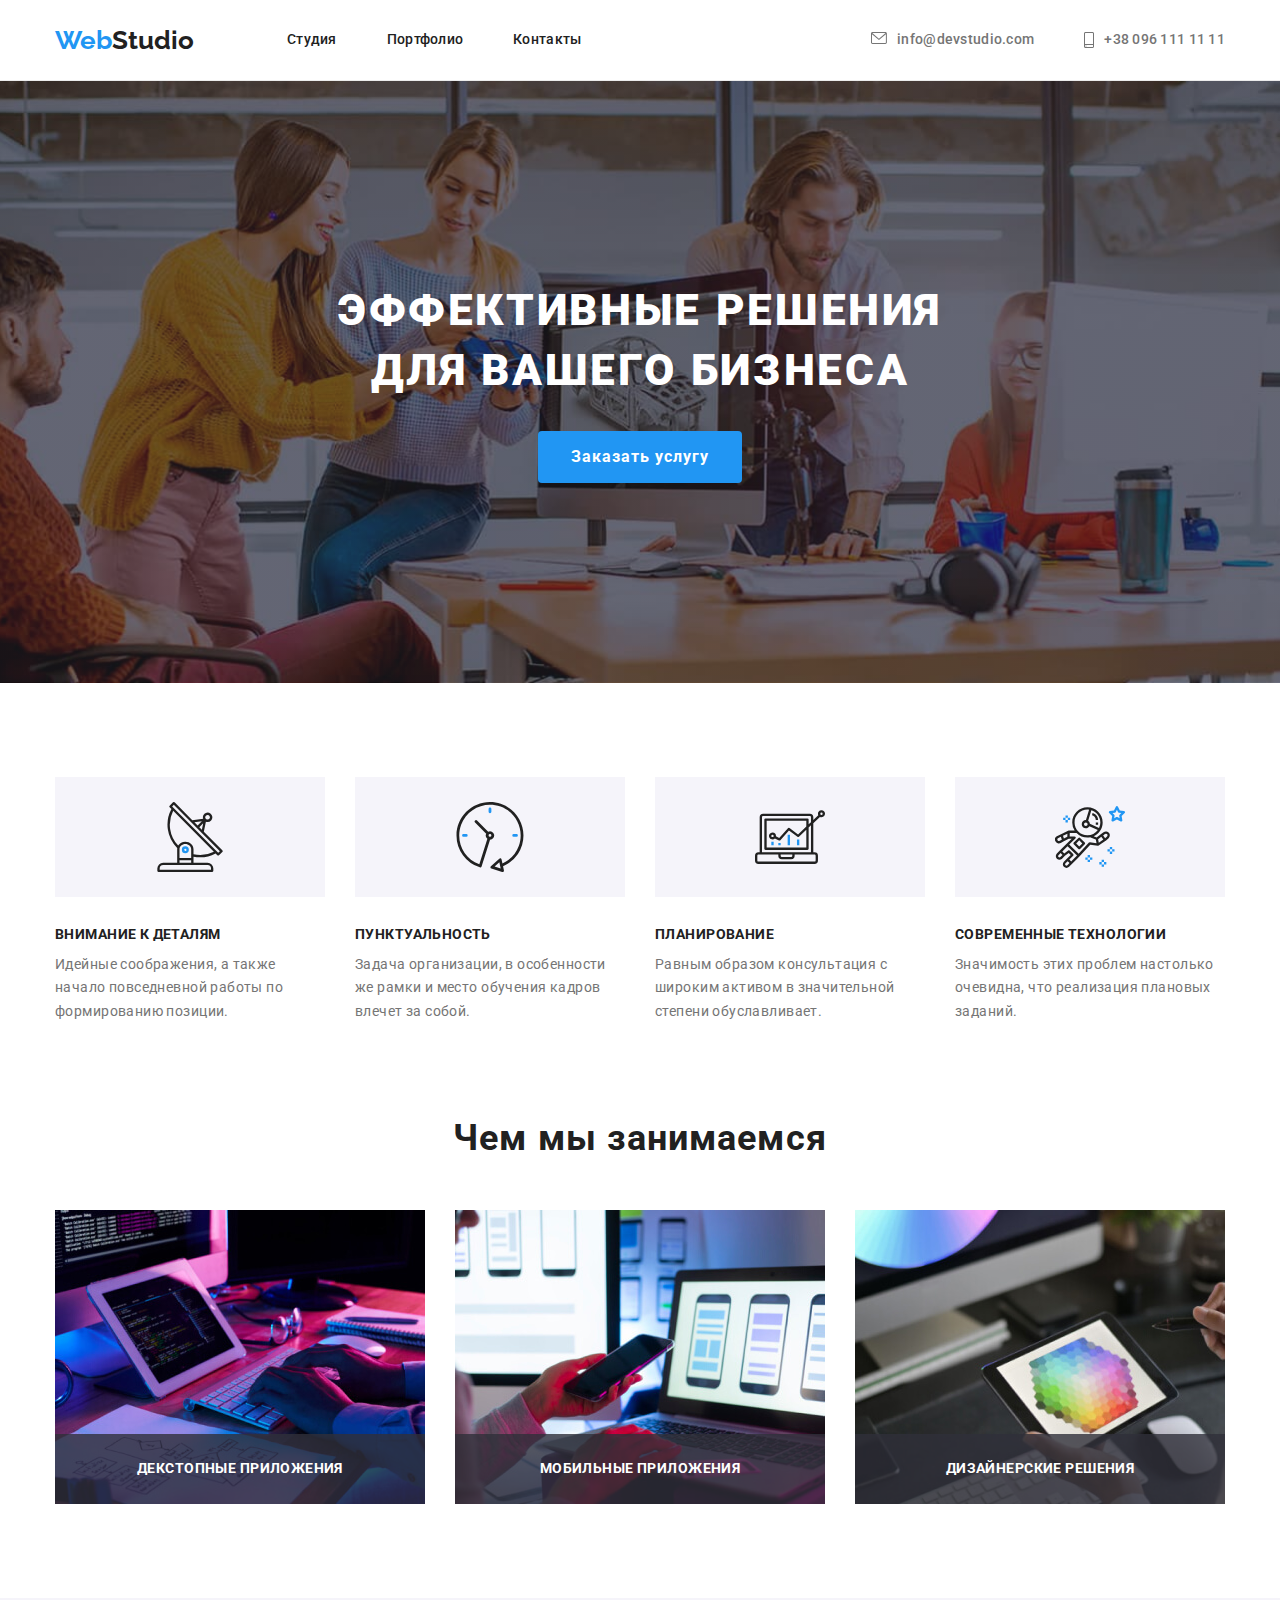
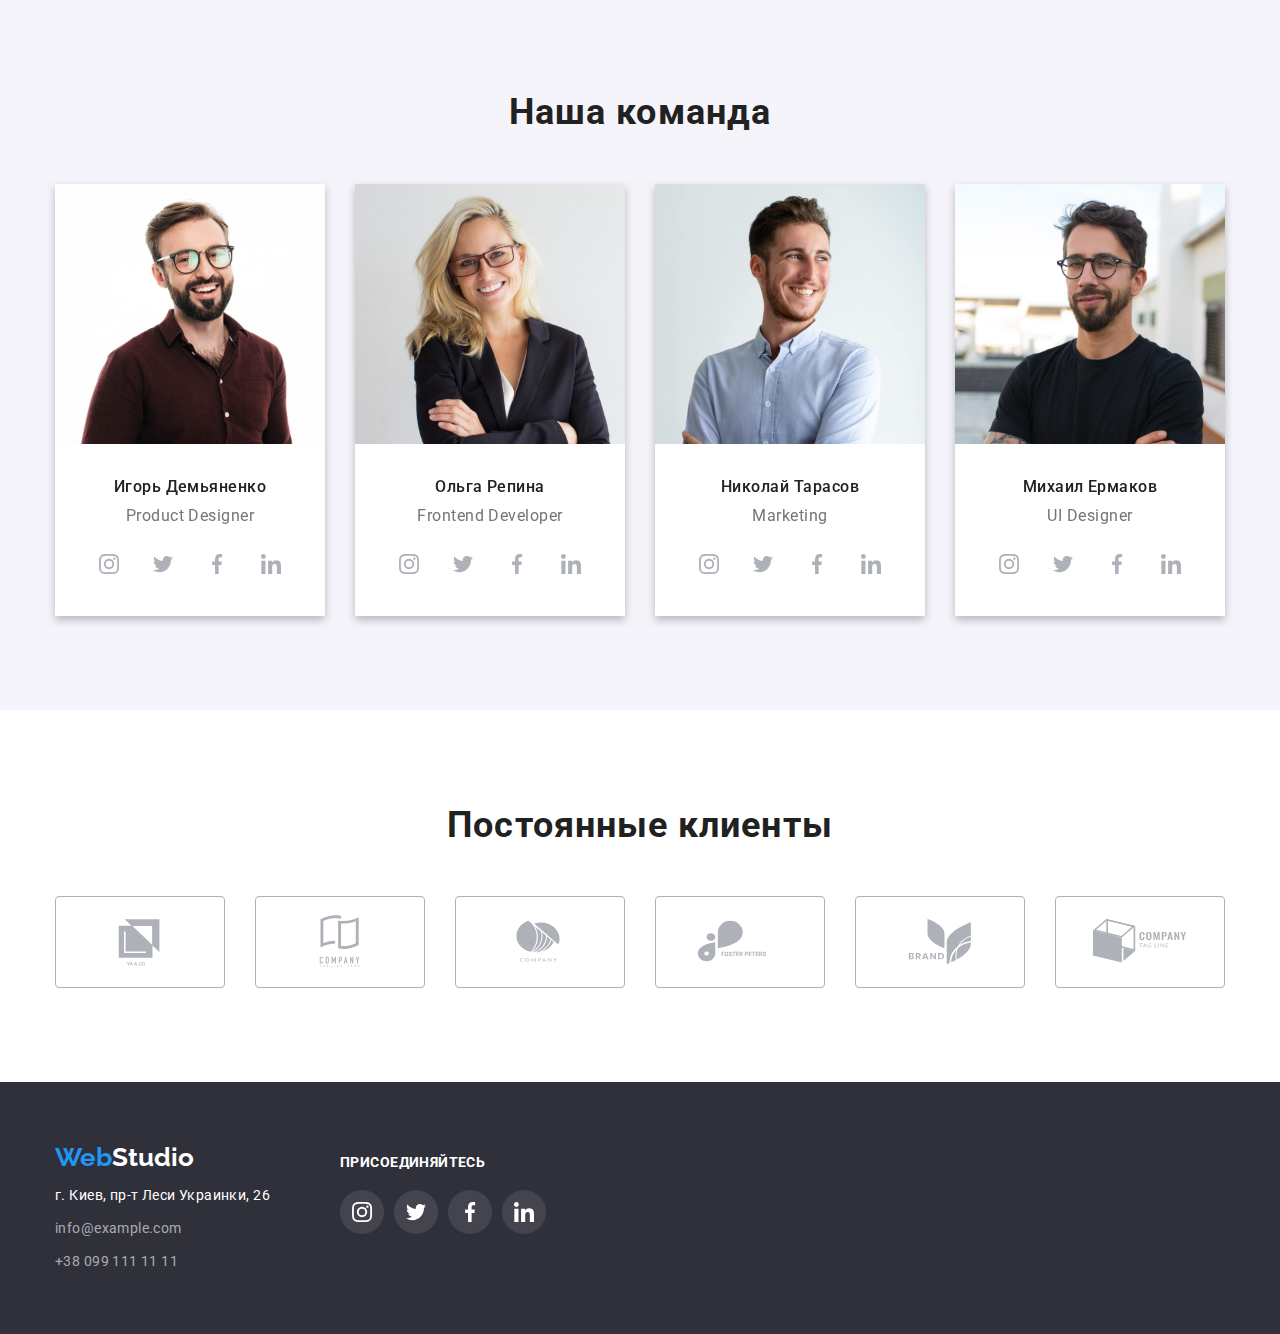
<file: index.html>
<!DOCTYPE html>
<html lang="ru">
<head>
    <meta charset="UTF-8">
    <meta http-equiv="X-UA-Compatible" content="IE=edge">
    <meta name="viewport" content="width=device-width, initial-scale=1.0">
    <title>studio</title>
    <link rel="preconnect" href="https://fonts.googleapis.com">
    <link rel="preconnect" href="https://fonts.gstatic.com" crossorigin>
    <link rel="stylesheet" href="https://cdnjs.cloudflare.com/ajax/libs/modern-normalize/1.0.0/modern-normalize.min.css" />
    <link href="https://fonts.googleapis.com/css2?family=Raleway:wght@700&family=Roboto:wght@400;500;700;900&display=swap"
        rel="stylesheet">
        
    <link rel="stylesheet" href="css/styles.css">
</head>
<body>
    <header class="header">
        <div class="container align-item">
            <div class="header-logo">
                Web<span class="header-logo-color">Studio</span>
            </div>
            <nav class="header-navigation">
                <ul class="header-list list">
                    <li class="header-item">
                        <a class="header-link link hover-focus" href="index.html">Студия</a>
                    </li>
                    <li class="header-item">
                        <a class="header-link link hover-focus" href="portfolio.html">Портфолио</a>
                    </li>
                    <li class="header-item">
                        <a class="header-link link hover-focus" href="">Контакты</a>
                    </li>
                </ul>
            </nav>
            <div class="header-right">
                        <a  class="header-mail link header-item" href="mailto:info@devstudio.com">
                            <svg class="header-right-icon" width="16" height="12">
                                <use href="images/symbol-defs.svg#icon-envelope"></use>
                            </svg>info@devstudio.com</a>
                        <a class="header-tel link header-item" href="tel:+380961111111"><svg class="header-right-icon" width="10" height="16">
                            <use href="images/symbol-defs.svg#icon-smartphone"></use>
                        </svg>+38 096 111 11 11</a>   
            </div>
        </div>
    </header>

    <main>
        <!--Hero-->
            <section class="hero-section hero-bg">
              <div class="container">      
                <h1 class="hero-title fff">Эффективные решения <br> для вашего бизнеса</h1>
                <button class="hero-button" type="button" data-modal-open>Заказать услугу</button> 
            </div>
            </section>
            <!--Company specialization section-->
        <section class="main-specialization-section">
         <div class="container">
            <h2 class="hidden-title">Особенности и преимущества перед конкурентами</h2>
              <ul class="main-list-section list">
                <li  class="main-item-section">
                        <div class="specialization-box">
                            <svg class="specialization-icon">
                            <use href="images/symbol-defs.svg#icon-antenna-1"></use>
                            </svg>
                        </div>
                    <h3 class="main-specialization-title">Внимание к деталям</h3> <p class="main-specialization-text">Идейные соображения, а также начало повседневной работы по формированию позиции.</p>
                </li>
                    <li class="main-item-section">
                        <div class="specialization-box">
                            <svg class="specialization-icon">
                                <use href="images/symbol-defs.svg#icon-clock-1"></use>
                            </svg>
                        </div>
                        <h3 class="main-specialization-title">Пунктуальность</h3> <p class="main-specialization-text">Задача организации, в особенности же рамки и место обучения кадров влечет за собой.</p>
                    </li>
                <li class="main-item-section">
                    <div class="specialization-box">
                        <svg class="specialization-icon">
                            <use href="images/symbol-defs.svg#icon-diagram-1"></use>
                        </svg>
                    </div>
                    <h3 class="main-specialization-title">Планирование</h3> <p class="main-specialization-text">Равным образом консультация с широким активом в значительной степени обуславливает.</p>
                </li>
                    <li class="main-item-section">
                        <div class="specialization-box">
                            <svg class="specialization-icon">
                                <use href="images/symbol-defs.svg#icon-astronaut-1"></use>
                            </svg>
                        </div>
                        <h3 class="main-specialization-title">Современные технологии</h3> <p class="main-specialization-text">Значимость этих проблем настолько очевидна, что реализация плановых заданий.</p>
                    </li>
              </ul>
         </div>
        </section>
            <!--What we do section-->
        <section class="what-we-do-section">
          <div class="container">
            <h2 class="main-section-title">Чем мы занимаемся</h2>
              <ul class="what-we-do-section-list list">
                <li class="what-we-do-section-item">
                    <img src="images/box-1.jpg" alt="Набирает код на ноутбуке" width="370" height="294"></a>
                    <div class="what-we-do-cover">
                        <p class="what-we-do-text">
                            Декстопные приложения
                        </p>
                    </div>
                </li>
                    <li class="what-we-do-section-item">
                        <img src="images/box-2.jpg" alt="Проверяет мобильное приложение" width="370" height="294"></a>
                    <div class="what-we-do-cover">
                        <p class="what-we-do-text">
                            Мобильные приложения
                        </p>
                    </div>
                    </li>
                <li class="what-we-do-section-item">
                    <img src="images/box-3.jpg" alt="Тестирует приложение в планшете" width="370" height="294"></a>
                    <div class="what-we-do-cover">
                        <p class="what-we-do-text">
                            Дизайнерские решения
                        </p>
                    </div>
                </li>
              </ul>
          </div>
        </section>
        <!--Team section-->
        <section class="section-team">
          <div class="container">
            <h2 class="main-section-title">Наша команда</h2>
              <ul class="section-team-list list">
                    <li class="section-team-item">
                        <a class="section-team-link" href=""><img src="images/img.jpg" alt="Бородатый хипстер в очках" width="270"></a>
                    <div class="team-text-block">
                        <h3 class="team-section-title">Игорь Демьяненко</h3>
                        <p class="team-section-text" lang="en">Product Designer</p>
                    </div>
                    <div>
                    <ul class="team-social list">
                        <li class="team-social-item">
                            <a class="team-social-link" href="">
                                <svg class="team-social-icon">
                                    <use href="images/symbol-defs.svg#icon-instagram-1"></use>
                                </svg>
                            </a>
                        </li>
                        <li class="team-social-item">
                            <a class="team-social-link" href="">
                                <svg class="team-social-icon">
                                    <use href="images/symbol-defs.svg#icon-twitter-1"></use>
                                </svg>
                            </a>
                        </li>
                        <li class="team-social-item">
                            <a class="team-social-link" href="">
                                <svg class="team-social-icon">
                                    <use href="images/symbol-defs.svg#icon-facebook-1"></use>
                                </svg>
                            </a>
                        </li>
                        <li class="team-social-item">
                            <a class="team-social-link" href="">
                                <svg class="team-social-icon">
                                    <use href="images/symbol-defs.svg#icon-linkedin-1"></use>
                                </svg>
                            </a>
                        </li>
                    </ul>
                    </div>
                <li class="section-team-item">
                    <a class="section-team-link" href=""><img src="images/img-1.jpg" alt="Блондинка в очках и пиджаке" width="270"></a>
                <div class="team-text-block">
                        <h3 class="team-section-title">Ольга Репина</h3>
                        <p class="team-section-text" lang="en">Frontend Developer</p>
                </div>
                <div>
                    <ul class="team-social list">
                        <li class="team-social-item">
                            <a class="team-social-link" href="">
                                <svg class="team-social-icon">
                                    <use href="images/symbol-defs.svg#icon-instagram-1"></use>
                                </svg>
                            </a>
                        </li>
                        <li class="team-social-item">
                            <a class="team-social-link" href="">
                                <svg class="team-social-icon">
                                    <use href="images/symbol-defs.svg#icon-twitter-1"></use>
                                </svg>
                            </a>
                        </li>
                        <li class="team-social-item">
                            <a class="team-social-link" href="">
                                <svg class="team-social-icon">
                                    <use href="images/symbol-defs.svg#icon-facebook-1"></use>
                                </svg>
                            </a>
                        </li>
                        <li class="team-social-item">
                            <a class="team-social-link" href="">
                                <svg class="team-social-icon">
                                    <use href="images/symbol-defs.svg#icon-linkedin-1"></use>
                                </svg>
                            </a>
                        </li>
                    </ul>
                </div>
                </li>
                    <li class="section-team-item">
                        <a class="section-team-link" href=""><img src="images/img-2.jpg" alt="Улыбчивый хипстер" width="270"></a>
                    <div class="team-text-block">
                        <h3 class="team-section-title">Николай Тарасов</h3>
                        <p class="team-section-text" lang="en">Marketing</p>
                    </div>
                    <div>
                        <ul class="team-social list">
                            <li class="team-social-item">
                                <a class="team-social-link" href="">
                                    <svg class="team-social-icon">
                                        <use href="images/symbol-defs.svg#icon-instagram-1"></use>
                                    </svg>
                                </a>
                            </li>
                            <li class="team-social-item">
                                <a class="team-social-link" href="">
                                    <svg class="team-social-icon">
                                        <use href="images/symbol-defs.svg#icon-twitter-1"></use>
                                    </svg>
                                </a>
                            </li>
                            <li class="team-social-item">
                                <a class="team-social-link" href="">
                                    <svg class="team-social-icon">
                                        <use href="images/symbol-defs.svg#icon-facebook-1"></use>
                                    </svg>
                                </a>
                            </li>
                            <li class="team-social-item">
                                <a class="team-social-link" href="">
                                    <svg class="team-social-icon">
                                        <use href="images/symbol-defs.svg#icon-linkedin-1"></use>
                                    </svg>
                                </a>
                            </li>
                        </ul>
                    </div>
                    </li>
                <li class="section-team-item">
                    <a class="section-team-link" href=""><img src="images/img-3.jpg" alt="Надменный хипстер с косой улыбкой" width="270"></a>
                    <div class="team-text-block">
                        <h3 class="team-section-title">Михаил Ермаков</h3>
                        <p class="team-section-text" lang="en">UI Designer</p>
                    </div>
                    <div>
                        <ul class="team-social list">
                            <li class="team-social-item">
                                <a class="team-social-link" href="">
                                    <svg class="team-social-icon">
                                        <use href="images/symbol-defs.svg#icon-instagram-1"></use>
                                    </svg>
                                </a>
                            </li>
                            <li class="team-social-item">
                                <a class="team-social-link" href="">
                                    <svg class="team-social-icon">
                                        <use href="images/symbol-defs.svg#icon-twitter-1"></use>
                                    </svg>
                                </a>
                            </li>
                            <li class="team-social-item">
                                <a class="team-social-link" href="">
                                    <svg class="team-social-icon">
                                        <use href="images/symbol-defs.svg#icon-facebook-1"></use>
                                    </svg>
                                </a>
                            </li>
                            <li class="team-social-item">
                                <a class="team-social-link" href="">
                                    <svg class="team-social-icon">
                                        <use href="images/symbol-defs.svg#icon-linkedin-1"></use>
                                    </svg>
                                </a>
                            </li>
                        </ul>
                    </div>
                </li>
              </ul>                
          </div>
        </section>
        <section class="clients-section">
            <div class="container">
            <h2 class="clients-section-title ">Постоянные клиенты</h2>
                <div class="client-box">
                    <ul class="clients-list list">
                    <li class="clients-item">
                    <a class="clients-link" href="">
                        <svg class="clients-icon">
                            <use href="images/symbol-defs.svg#icon-client-1"></use>
                        </svg>
                    </a>
                    </li>
                    <li class="clients-item">
                        <a class="clients-link" href="">
                            <svg class="clients-icon">
                                <use href="images/symbol-defs.svg#icon-client-2"></use>
                            </svg>
                        </a>
                    </li>
                    <li class="clients-item">
                        <a class="clients-link" href="">
                            <svg class="clients-icon">
                                <use href="images/symbol-defs.svg#icon-client-3"></use>
                            </svg>
                        </a>
                    </li>
                    <li class="clients-item">
                        <a class="clients-link" href="">
                            <svg class="clients-icon">
                                <use href="images/symbol-defs.svg#icon-client-4"></use>
                            </svg>
                        </a>
                    </li>
                    <li class="clients-item">
                        <a class="clients-link" href="">
                            <svg class="clients-icon">
                                <use href="images/symbol-defs.svg#icon-client-5"></use>
                            </svg>
                        </a>
                    </li>
                    <li class="clients-item">
                        <a class="clients-link" href="">
                            <svg class="clients-icon">
                                <use href="images/symbol-defs.svg#icon-client-6"></use>
                            </svg>
                        </a>
                    </li>
                    </ul>
                </div>
            </div>
        </section>
    </main>
        <!--Footer-->
    <footer class="footer-section">
        <div class="footer-box container">
            <div class="address-logo">
            <div class="footer-logo">
                Web<span class="footer-logo-color">Studio</span>
            </div>
            <address class="adress-section">
                <ul class="footer-list list">
                    <li class="footer-item">
                        <a class="footer-map link hover-focus" href="https://goo.gl/maps/SGXsFM9JkJCVx5928"
                            target="_blank" rel="noopener noreferrer">г. Киев, пр-т Леси Украинки, 26</a>
                        </li>
                    <li class="footer-item">
                            <a class="footer-link link hover-focus" href="mailto:info@example.com"> info@example.com </a>
                        </li>
                    <li class="footer-item">
                            <a class="footer-link link hover-focus" href="tel:+380991111111"> +38 099 111 11 11 </a>
                    </li>
                </ul>
            </address>
            </div>
               
            <div class="footer-social">
                <h3 class="footer-social-title">Присоединяйтесь</h3>
                <ul class="footer-social-list list">
                    <li class="footer-social-item">
                        <a class="footer-social-link" href="">
                        <svg class="footer-social-icon">
                            <use href="images/symbol-defs.svg#icon-instagram-1"></use>
                        </svg>
                        </a>
                    </li>
                    <li class="footer-social-item">
                        <a class="footer-social-link" href="">
                        <svg class="footer-social-icon">
                            <use href="images/symbol-defs.svg#icon-twitter-1"></use>
                        </svg>
                        </a>
                    </li>
                    <li class="footer-social-item">
                        <a class="footer-social-link" href="">
                        <svg class="footer-social-icon">
                            <use href="images/symbol-defs.svg#icon-facebook-1"></use>
                        </svg>
                        </a>
                    </li>
                    <li class="footer-social-item">
                        <a class="footer-social-link" href="">
                        <svg class="footer-social-icon">
                            <use href="images/symbol-defs.svg#icon-linkedin-1"></use>
                        </svg>
                        </a>
                    </li>
                </ul>
            </div>
        </div>
    </footer>
  <div class="backdrop is-hidden" data-modal>
      <div class="modal-window">
          <button type="button" class="btn-close" data-modal-close>
              <svg class="close-icon" width="18" height="18">
                  <use href="images/symbol-defs-close.svg#icon-btn-close"></use>
              </svg>
          </button>
      </div>
  </div>
  <script src="js/modal.js"></script>
</body>
</html>
</file>
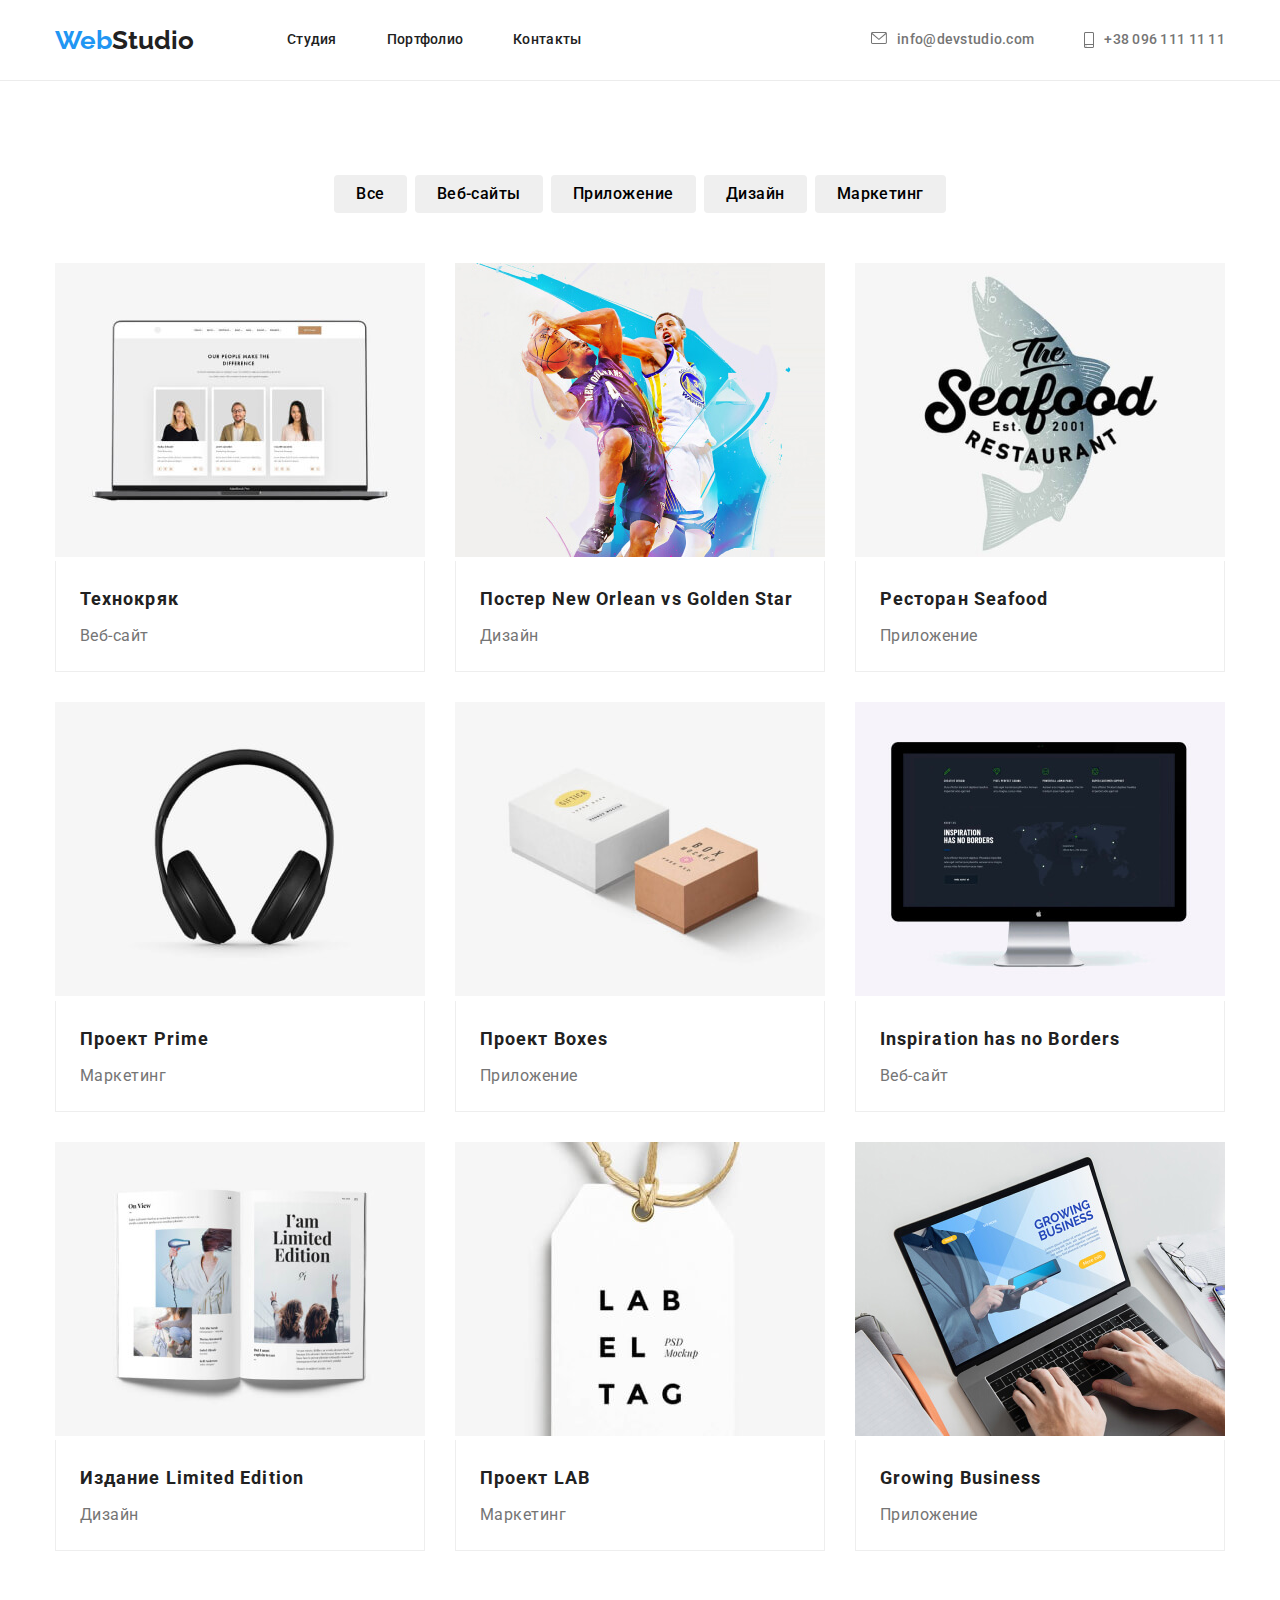
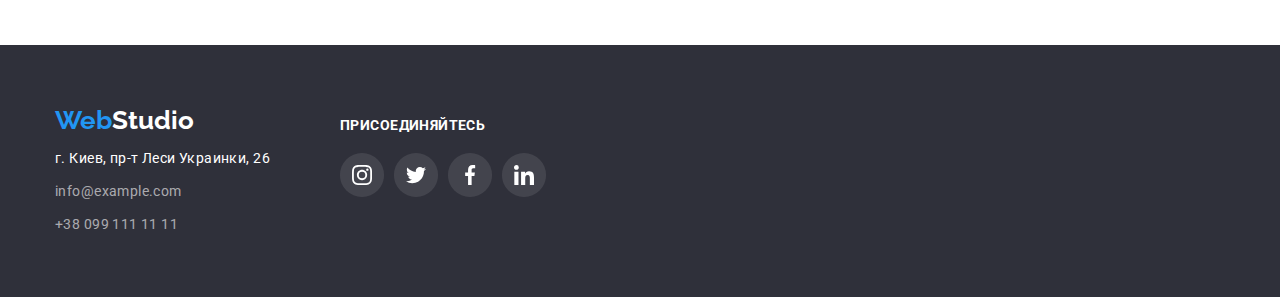
<file: portfolio.html>
<!DOCTYPE html>
<html lang="ru">
<head>
    <meta charset="UTF-8">
    <meta http-equiv="X-UA-Compatible" content="IE=edge">
    <meta name="viewport" content="width=device-width, initial-scale=1.0">
    <title>portfolio</title>
    <link rel="preconnect" href="https://fonts.googleapis.com">
    <link rel="stylesheet" href="https://cdnjs.cloudflare.com/ajax/libs/modern-normalize/1.0.0/modern-normalize.min.css" />
    <link rel="preconnect" href="https://fonts.gstatic.com" crossorigin>
    <link href="https://fonts.googleapis.com/css2?family=Raleway:wght@700&family=Roboto:wght@400;500;700;900&display=swap"
        rel="stylesheet">
    <link rel="stylesheet" href="css/styles.css">
</head>
<body>
    <header class="header">
        <div class="container align-item">
            <div class="header-logo">
                Web<span class="header-logo-color">Studio</span>
            </div>
            <nav class="header-navigation">
                <ul class="header-list list">
                    <li class="header-item">
                        <a class="header-link link hover-focus" href="index.html">Студия</a>
                    </li>
                    <li class="header-item">
                        <a class="header-link link hover-focus" href="portfolio.html">Портфолио</a>
                    </li>
                    <li class="header-item">
                        <a class="header-link link hover-focus" href="">Контакты</a>
                    </li>
                </ul>
            </nav>
            <div class="header-right">
                <a class="header-mail link header-item" href="mailto:info@devstudio.com">
                    <svg class="header-right-icon" width="16" height="12">
                        <use href="images/symbol-defs.svg#icon-envelope"></use>
                    </svg>info@devstudio.com</a>
                <a class="header-tel link header-item" href="tel:+380961111111"><svg class="header-right-icon" width="10"
                        height="16">
                        <use href="images/symbol-defs.svg#icon-smartphone"></use>
                    </svg>+38 096 111 11 11</a>
            </div>
        </div>
    </header>

    <main>
        <!--Main section-->
        <section class="main-menu-section">
          <div class="container align-item">
            <h2 class="hidden-title">Наше портфолио</h2>
              <ul class="menu-list list">
                <li class="menu-item">
                    <button class="btn hover-focus" type="button">Все</button>
                    </li>
                <li class="menu-item">
                    <button class="btn hover-focus" type="button">Веб-сайты</button>
                    </li>
                <li class="menu-item">
                    <button class="btn hover-focus" type="button">Приложение</button>
                    </li>
                <li class="menu-item">
                    <button class="btn hover-focus" type="button">Дизайн</button>
                    </li>
                <li class="menu-item">
                    <button class="btn hover-focus" type="button">Маркетинг</button>
                </li>
              </ul>

            <h2 class="hidden-title">Наши проекты</h2>
            <ul class="project-list list">
                <li class="project-item">
                    <a class="project-link link" href="">
                        <div class="project-overlay">
                            <img src="images/port-1.jpg" alt="Открытый ноутбук с фотографиями" width="370" height="294">
                            <p class="project-over-text">Технокряк это современная площадка распространения коронавируса. Компании используютэту платформу для цифрового шпионажа и атак на защищённые сервера конкурентов.</p>
                        </div> 
                        <div class="poject-text-block">
                            <h3 class="project-title">Технокряк</h3>
                            <p class="project-text">Веб-сайт</p>
                        </div>
                    </a>
                </li>
                <li class="project-item">
                    <a class="project-link link" href=""><img src="images/port-2.jpg" alt="Постер с баскетболистами">
                        <div class="poject-text-block">
                            <h3 class="project-title">Постер <span lang="en">New Orlean vs Golden Star</span></h3>
                            <p class="project-text">Дизайн</p>
                        </div>
                    </a>
                </li>
                <li class="project-item">
                    <a class="project-link link" href=""><img src="images/port-3.jpg" alt="Логотип приложения ресторана Seafood оформленного под рыбу"
                            width="370">
                        <div class="poject-text-block">   
                            <h3 class="project-title">Ресторан <span lang="en">Seafood</span></h3>
                            <p class="project-text">Приложение</p>
                        </div>
                    </a>
                </li>
                <li class="project-item">
                    <a class="project-link link" href=""><img src="images/port-4.jpg" alt="Наушники без проводов">
                        <div class="poject-text-block">
                            <h3 class="project-title">Проект <span lang="en">Prime</span></h3>
                            <p class="project-text">Маркетинг</p>
                        </div>
                    </a>
                </li>
                <li class="project-item">
                    <a class="project-link link" href=""><img src="images/port-5.jpg" alt="Две коробки разного размера и цвета">
                        <div class="poject-text-block">
                            <h3 class="project-title">Проект <span lang="en">Boxes</span></h3>
                            <p class="project-text">Приложение</p>
                        </div>
                    </a>
                </li>
                <li class="project-item">
                    <a class="project-link link" href=""><img src="images/port-6.jpg" alt="Монитор Aple на котором изображена карта мира в темных тонах">
                        <div class="poject-text-block">
                            <h3 class="project-title" lang="en">Inspiration has no Borders</h3>
                            <p class="project-text">Веб-сайт</p>
                        </div>
                    </a>
                </li>
                <li class="project-item">
                    <a class="project-link link" href=""><img src="images/port-7.jpg" alt="Открытый журнал на белом фоне">
                        <div class="poject-text-block">
                            <h3 class="project-title">Издание <span lang="en">Limited Edition</span></h3>
                            <p class="project-text">Дизайн</p>
                        </div>
                    </a>
                </li>
                <li class="project-item">
                    <a class="project-link link" href=""><img src="images/port-8.jpg" alt="Бирка с латинскими буквами на веревочке">
                        <div class="poject-text-block">
                            <h3 class="project-title">Проект <span lang="en">LAB</span></h3>
                            <p class="project-text">Маркетинг</p>
                        </div>
                    </a>
                </li>
                <li class="project-item">
                    <a class="project-link link" href=""><img src="images/port-9.jpg" alt="Открытый ноутбук за которым кто-то работает">
                        <div class="poject-text-block">
                            <h3 class="project-title" lang="en">Growing Business</h3>
                            <p class="project-text">Приложение</p>
                        </div>
                    </a>
                </li>
            </ul>
          </div>
        </section>
    </main>
        <footer class="footer-section">
            <div class="footer-box container">
                <div class="address-logo">
                    <div class="footer-logo">
                        Web<span class="footer-logo-color">Studio</span>
                    </div>
                    <address class="adress-section">
                        <ul class="footer-list list">
                            <li class="footer-item">
                                <a class="footer-map link hover-focus" href="https://goo.gl/maps/SGXsFM9JkJCVx5928"
                                    target="_blank" rel="noopener noreferrer">г. Киев, пр-т Леси Украинки, 26</a>
                            </li>
                            <li class="footer-item">
                                <a class="footer-link link hover-focus" href="mailto:info@example.com"> info@example.com </a>
                            </li>
                            <li class="footer-item">
                                <a class="footer-link link hover-focus" href="tel:+380991111111"> +38 099 111 11 11 </a>
                            </li>
                        </ul>
                    </address>
                </div>
        
                <div class="footer-social">
                    <h3 class="footer-social-title">Присоединяйтесь</h3>
                    <ul class="footer-social-list list">
                        <li class="footer-social-item">
                            <a class="footer-social-link" href="">
                                <svg class="footer-social-icon">
                                    <use href="images/symbol-defs.svg#icon-instagram-1"></use>
                                </svg>
                            </a>
                        </li>
                        <li class="footer-social-item">
                            <a class="footer-social-link" href="">
                                <svg class="footer-social-icon">
                                    <use href="images/symbol-defs.svg#icon-twitter-1"></use>
                                </svg>
                            </a>
                        </li>
                        <li class="footer-social-item">
                            <a class="footer-social-link" href="">
                                <svg class="footer-social-icon">
                                    <use href="images/symbol-defs.svg#icon-facebook-1"></use>
                                </svg>
                            </a>
                        </li>
                        <li class="footer-social-item">
                            <a class="footer-social-link" href="">
                                <svg class="footer-social-icon">
                                    <use href="images/symbol-defs.svg#icon-linkedin-1"></use>
                                </svg>
                            </a>
                        </li>
                    </ul>
                </div>
            </div>
        </footer>
</body>
</file>
<file: css/styles.css>
:root {
  --main-title-color: #212121;
  --main-text-color: #757575;
  --acent-color: #2196f3;
  --main-color: #ffffff;
}
body {
  font-family: 'Roboto', sans-serif;
  font-weight: normal;
  font-style: normal;
  color: #212121;
}
p,
h1,
h2,
h3,
h4,
h5,
h6 {
  margin-top: 0;
  margin-bottom: 0;
}
/* features elements */
.container {
  margin-left: auto;
  margin-right: auto;
  width: 1200px;
  padding-left: 15px;
  padding-right: 15px;
}
.fff {
  color: #ffffff;
}
.img {
  display: block;
  max-width: 100%;
  height: auto;
}
/* .hover-focus:focus,
.hover-focus:hover {
  color: var(--acent-color);
} */
.hover-focus:focus,
.hover-focus:hover {
  color: var(--acent-color);
}
.list {
  padding: 0;
  margin: 0;
  list-style: none;
}
.link {
  text-decoration: none;
}
.hidden-title {
  position: absolute;
  width: 1px;
  height: 1px;
  margin: -1px;
  border: 0;
  padding: 0;
  white-space: nowrap;
  clip-path: inset(100%);
  clip: rect(0 0 0 0);
  overflow: hidden;
  margin: 0px;
}
.btn {
  font-family: Roboto;
  font-style: normal;
  font-weight: 500;
  font-size: 16px;
  line-height: 1.62;
  text-align: center;
  letter-spacing: 0.03em;
  padding: 6px 22px;
  border-radius: 4px;
  border: none;
  transition: background-color 250ms cubic-bezier(0.4, 0, 0.2, 1);
}
.btn:hover,
.btn:focus {
  color: #ffffff;
  background-color: #2196f3;
  box-shadow: 0px 3px 1px rgba(0, 0, 0, 0.1), 0px 1px 2px rgba(0, 0, 0, 0.08),
    0px 2px 2px rgba(0, 0, 0, 0.12);
  border-radius: 4px;
}
.align-item {
  align-items: center;
}
/* header */
.header {
  border-bottom: 1px solid #ececec;
}
.header .container {
  display: flex;
}
.header-logo {
  display: flex;
  margin-right: 93px;
}
.header-list {
  display: flex;
}
.header-item {
  margin-right: 50px;
}
.header-item:nth-last-child(1) {
  margin-right: 0;
}
.header-right {
  display: flex;
  margin-left: auto;
  align-items: center;
  align-content: center;
}
.header-logo {
  font-family: Raleway;
  font-weight: bold;
  font-size: 26px;
  line-height: 1.19;
  color: #2196f3;
}
.header-logo-color {
  color: #212121;
}
.footer-logo-color {
  color: #ffffff;
}
.header-link {
  display: block;
  font-weight: 500;
  font-size: 14px;
  line-height: 1.14;
  letter-spacing: 0.02em;
  color: #212121;
  padding-bottom: 32px;
  padding-top: 32px;
  transition: color 250ms cubic-bezier(0.4, 0, 0.2, 1);
}
.header-mail {
  display: flex;
  align-content: center;
  font-weight: 500;
  font-size: 14px;
  line-height: 1.14;
  letter-spacing: 0.02em;
  color: #757575;
  padding-bottom: 32px;
  padding-top: 32px;
  transition: color 250ms cubic-bezier(0.4, 0, 0.2, 1);
}
.header-right-icon {
  margin-right: 10px;
  fill: currentColor;
}
.header-mail:hover,
.header-mail:focus {
  color: var(--acent-color);
  fill: var(--acent-color);
}
.header-tel {
  font-weight: 500;
  font-size: 14px;
  line-height: 1.14;
  letter-spacing: 0.02em;
  color: #757575;
  padding-bottom: 32px;
  padding-top: 32px;
  display: flex;
  align-content: center;
  transition: color 250ms cubic-bezier(0.4, 0, 0.2, 1);
}
.header-tel:hover,
.header-tel:focus {
  color: var(--acent-color);
  fill: var(--acent-color);
}
/* hero */
.hero-section {
  margin: 0;
  padding: 200px 0;
  background-color: silver;
}
.hero-title {
  font-weight: 900;
  font-size: 44px;
  line-height: 1.36;
  text-align: center;
  letter-spacing: 0.06em;
  text-transform: uppercase;
  margin-top: 0px;
  margin-bottom: 30px;
}
.hero-bg {
  background-image: linear-gradient(rgba(47, 48, 58, 0.4), rgba(47, 48, 58, 0.4)),
    url(../images/hero-bg.jpg);
  background-repeat: no-repeat;
  background-position: center;
  background-size: cover;
}
.hero-button {
  font-weight: bold;
  font-size: 16px;
  min-width: 200px;
  line-height: 1.87;
  display: flex;
  align-items: center;
  text-align: center;
  letter-spacing: 0.06em;
  margin-left: auto;
  margin-right: auto;
  padding: 10px 32px;
  border-radius: 4px;
  background-color: var(--acent-color);
  color: var(--main-color);
  border: 1px solid transparent;
  transition: background-color 250ms cubic-bezier(0.4, 0, 0.2, 1),
    color 250ms cubic-bezier(0.4, 0, 0.2, 1);
}
.hero-button:hover {
  color: var(--acent-color);
  background-color: var(--main-color);
}
/* main specialozation section */
.main-specialization-section {
  margin: 0;
  padding: 94px 0;
}
.main-list-section {
  display: flex;
}
.main-item-section {
  width: 270px;
  margin-right: 30px;
}
.main-item-section:nth-last-child(1) {
  margin-right: 0;
}
.main-specialization-title {
  font-weight: bold;
  font-size: 14px;
  line-height: 1.14;
  letter-spacing: 0.03em;
  text-transform: uppercase;
  margin: 0;
  margin-bottom: 10px;
}
.main-specialization-text {
  font-weight: normal;
  font-size: 14px;
  line-height: 1.71;
  letter-spacing: 0.03em;
  color: var(--main-text-color);
  margin: 0px;
}
.specialization-box {
  display: flex;
  justify-content: center;
  align-items: center;
  height: 120px;
  background-color: #f5f4fa;
  margin-bottom: 30px;
}
.specialization-icon {
  width: 70px;
  height: 70px;
}
/* what we do section */
.what-we-do-section {
  margin: 0;
  padding-bottom: 94px;
}
.what-we-do-section-list {
  display: flex;
  flex-wrap: wrap;
}
.what-we-do-section-item {
  position: relative;
  margin-right: 30px;
  font-size: 0;
}
.what-we-do-section-item:nth-last-child(1) {
  margin-right: 0;
}
.what-we-do-text {
  font-weight: 700;
  line-height: 1.14;
  font-size: 14px;
  letter-spacing: 0.03em;
  text-transform: uppercase;
  color: var(--main-color);
}
.what-we-do-cover {
  position: absolute;
  bottom: 0;
  width: 100%;
  height: 70px;
  display: flex;
  align-items: center;
  justify-content: center;
  background-color: rgba(47, 48, 58, 0.8);
}
.main-section-title {
  font-weight: bold;
  font-size: 36px;
  line-height: 1.16;
  text-align: center;
  letter-spacing: 0.03em;
  margin: 0px;
  margin-bottom: 50px;
}
/* team section */
.section-team {
  margin-bottom: 0;
  padding: 94px 0;
  background-color: #f5f4fa;
}
.section-team-list {
  display: flex;
}
.section-team-item {
  margin-right: 30px;
  background-color: #ffffff;
  filter: drop-shadow(0px 4px 4px rgba(0, 0, 0, 0.25));
}
.section-team-item:nth-last-child(1) {
  margin-right: 0;
}
.team-text-block {
  padding: 30px auto;
}
.team-text-block {
  padding-top: 30px;
}
.team-section-title {
  font-weight: 500;
  font-size: 16px;
  line-height: 1.18;
  text-align: center;
  letter-spacing: 0.03em;
  margin-top: 0;
  margin-bottom: 10px;
}
.team-section-text {
  font-size: 16px;
  line-height: 1.18;
  text-align: center;
  letter-spacing: 0.03em;
  color: #757575;
  margin-top: 0px;
  margin-bottom: 16px;
}
/*  team social block */
.team-social {
  display: flex;
  justify-content: center;
  margin-left: auto;
  margin-right: auto;
  padding-bottom: 30px;
}
.team-social-item {
  margin-right: 10px;
  width: 44px;
  height: 44px;
}
.team-social-item:nth-last-child(1) {
  margin-right: 0;
}
.team-social-link {
  display: flex;
  align-items: center;
  justify-content: center;
  border-radius: 50%;
  width: 100%;
  height: 100%;
  transition: background-color 250ms cubic-bezier(0.4, 0, 0.2, 1);
}
/* Hover-focus */
.team-social-link:focus,
.team-social-link:hover {
  background-color: var(--acent-color);
}
.team-social-link:hover .team-social-icon,
.team-social-link:focus .team-social-icon {
  fill: var(--main-color);
}
.team-social-icon {
  width: 20px;
  height: 20px;
  fill: #afb1b8;
  transition: fill 250ms cubic-bezier(0.4, 0, 0.2, 1);
}
/* clients section */
.clients-section {
  padding: 94px 0px;
}
.clients-section-title {
  font-weight: bold;
  font-size: 36px;
  line-height: 42px;
  text-align: center;
  letter-spacing: 0.03em;
  padding: 0;
  margin: 0px 0px 50px 0px;
}
.clients-list {
  display: flex;
}
.clients-item {
  margin-right: 30px;
}
.clients-item:nth-last-child(1) {
  margin-right: 0;
}
.clients-link {
  display: flex;
  justify-content: center;
  align-items: center;
  width: 170px;
  height: 92px;
  border: 1px solid #afb1b8;
  border-radius: 4px;
}
/* hover-focus */
.clients-link:focus,
.clients-link:hover {
  border: 1px solid var(--acent-color);
  border-radius: 4px;
}
.clients-link:focus .clients-icon,
.clients-link:hover .clients-icon {
  fill: var(--acent-color);
}
.clients-icon {
  width: 106px;
  height: 60px;
  fill: #afb1b8;
  transition: fill 250ms cubic-bezier(0.4, 0, 0.2, 1);
}

/* footer */
.footer-section {
  margin: 0;
  padding: 60px 0;
  background-color: #2f303a;
}
.footer-logo {
  font-family: Raleway;
  font-weight: bold;
  font-size: 26px;
  line-height: 1.19;
  color: var(--acent-color);
  margin-bottom: 11px;
}
.adress-section {
  font-family: Roboto;
  font-style: normal;
  font-size: 14px;
  line-height: 1.71;
  letter-spacing: 0.03em;
  color: #ffffff;
}
.footer-item {
  margin-bottom: 9px;
}
.footer-item:nth-last-child(1) {
  margin-bottom: 0;
}

.footer-map {
  color: #ffffff;
  transition: color 250ms cubic-bezier(0.4, 0, 0.2, 1);
}
.footer-link {
  color: rgba(255, 255, 255, 0.6);
  transition: color 250ms cubic-bezier(0.4, 0, 0.2, 1);
}
/* footer social */
.footer-social-title {
  font-weight: bold;
  font-size: 14px;
  line-height: 16px;
  letter-spacing: 0.03em;
  text-transform: uppercase;
  margin-bottom: 20px;
  color: #ffffff;
}
.footer-social {
  padding-top: 12px;
}
.footer-box {
  display: flex;
}
.address-logo {
  margin-right: 70px;
}
.footer-social-list {
  display: flex;
}
.footer-social-link {
  display: flex;
  width: 44px;
  height: 44px;
  border-radius: 50%;
  margin-right: 10px;
  padding: 12px;
  justify-content: center;
  align-content: center;
  align-items: center;
  transition: background-color 250ms cubic-bezier(0.4, 0, 0.2, 1);
  background: linear-gradient(
    90deg,
    rgba(0, 212, 255, 0.12398462803089982) 0%,
    rgba(255, 255, 255, 0.09877454399728647) 0%
  );
}
.footer-social-link:hover,
.footer-social-link:focus {
  background-color: var(--acent-color);
}
.footer-social-icon {
  width: 20px;
  height: 20px;
  fill: var(--main-color);
}
/* portfolio */
.header-portfolio {
  margin: 0px;
}
.main-menu-section {
  margin: 0;
  padding-top: 94px;
  padding-bottom: 94px;
}
.menu-list {
  display: flex;
  justify-content: center;
  margin-bottom: 50px;
}
.menu-item {
  margin-right: 8px;
  transition: background-color 250ms cubic-bezier(0.4, 0, 0.2, 1);
}
.menu-item:nth-last-child(1) {
  margin-right: 0;
}
/* projects */
.project-list {
  display: flex;
  flex-wrap: wrap;
}
.project-list > .project-item {
  width: calc((100% - 60px) / 3);
  margin-right: 30px;
  margin-bottom: 30px;
}
.project-item {
  box-sizing: border-box;
}
.project-item:nth-child(3n) {
  margin-right: 0;
}
.project-item:nth-last-child(-n + 3) {
  margin-bottom: 0;
}
.project-link {
  display: inline-block;
  width: 100%;
  height: 100%;
  transition: box-shadow 250ms cubic-bezier(0.4, 0, 0.2, 1);
}
.project-link:hover,
.project-link:focus {
  box-shadow: 0px 2px 1px -1px rgba(0, 0, 0, 0.2), 0px 1px 1px 0px rgba(0, 0, 0, 0.14),
    0px 1px 3px 0px rgba(0, 0, 0, 0.12);
}
.project-title {
  font-weight: bold;
  font-size: 18px;
  line-height: 2;
  letter-spacing: 0.06em;
  margin-bottom: 4px;
  margin-top: 0;
  color: var(--main-title-color);
}
.project-text {
  font-size: 16px;
  line-height: 1.87;
  letter-spacing: 0.03em;
  color: #757575;
  margin-bottom: 0;
  margin-top: 0;
}
.poject-text-block {
  padding: 20px 24px;
  border-right: 1px solid #eeeeee;
  border-bottom: 1px solid #eeeeee;
  border-left: 1px solid #eeeeee;
}
.project-over-text {
  font-size: 18px;
  line-height: 28px;
  letter-spacing: 0.03em;
  color: var(--main-color);
  position: absolute;
  background: rgba(33, 150, 243, 0.9);
  height: 100%;
  left: 0;
  top: 0;
  padding: 63px 24px;
  overflow: auto;
  transform: translateY(100%);
  transition: transform 250ms cubic-bezier(0.4, 0, 0.2, 1);
}
.project-item:hover .project-over-text {
  transform: translateY(0%);
}
.project-overlay {
  position: relative;
  overflow: hidden;
}

.backdrop {
  position: fixed;
  height: 100vh;
  width: 100vw;
  background-color: rgba(255, 255, 255, 0.09877454399728647);
  top: 0;
  transition: scale, 250ms, visibility 250ms;
}
.modal-window {
  position: absolute;
  width: 528px;
  min-height: 581px;
  background-color: var(--main-color);
  box-shadow: 0px 1px 3px rgba(0, 0, 0, 0.12), 0px 1px 1px rgba(0, 0, 0, 0.14),
    0px 2px 1px rgba(0, 0, 0, 0.2);
  border-radius: 4px;
  left: 50%;
  top: 50%;
  transform: translate(-50%, -50%);
}
.btn-close {
  width: 30px;
  height: 30px;
  background-color: var(--main-color);
  border: 1px solid rgba(0, 0, 0, 0.1);
  border-radius: 50%;
  position: absolute;
  top: 8px;
  right: 8px;
  cursor: pointer;
}
.close-icon {
  position: absolute;
  top: 50%;
  left: 50%;
  transform: translate(-50%, -50%);
  fill: var(--main-title-color);
}
.is-hidden {
  opacity: 0;
  visibility: hidden;
  pointer-events: none;
}
</file>
